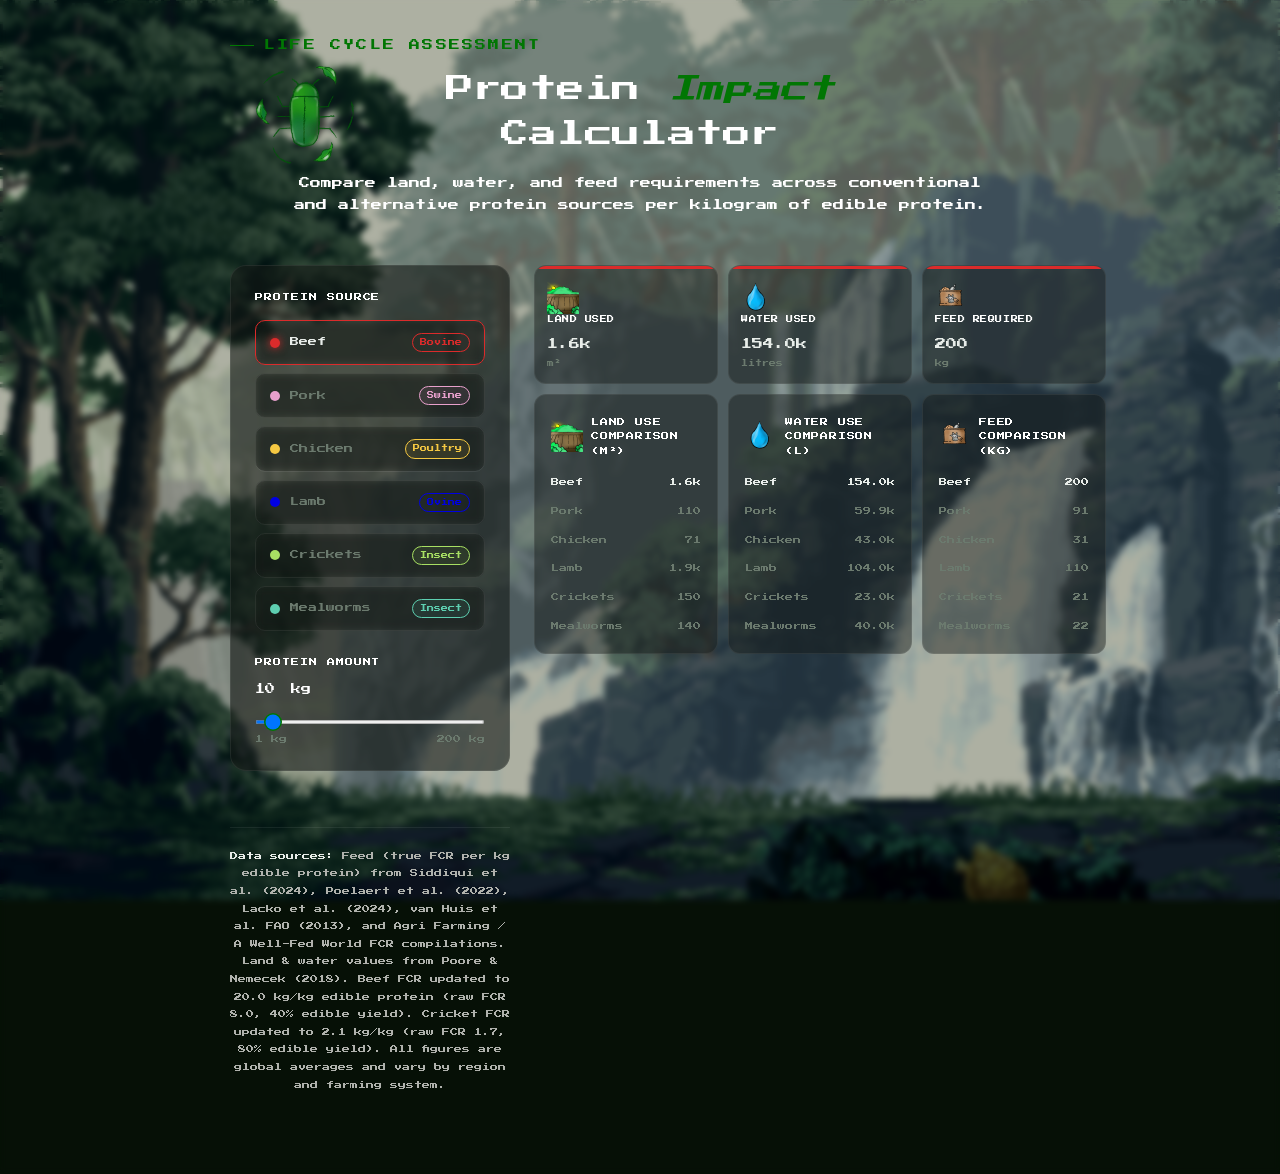
<file: index.html>
<!DOCTYPE html>
<html lang="en">
<head>
  <meta charset="UTF-8">
  <meta name="viewport" content="width=device-width, initial-scale=1.0">
  <title>Protein Comparison Tool</title>
  <link href="https://fonts.googleapis.com/css2?family=Press+Start+2P&display=swap" rel="stylesheet">
  <link rel="icon" type="image/png" href="images/favicon.ico">
  <link rel="stylesheet" href="Styles.css">
</head>
<body>
<div class="container">
  <div class="header">
    <div class="eyebrow">Life Cycle Assessment</div>
    <h1><center>Protein <em>Impact</em><br>Calculator</center></h1>
      <img src="images/logo.png" class="header-img" alt="protein icon">

    <p class="subtitle">Compare land, water, and feed requirements across conventional<br>and alternative protein sources per kilogram of edible protein.</p>
  </div>

  <div class="grid">
    <!-- Left: Controls -->
    <div>
      <div class="panel">
        <p class="panel-title">Protein Source</p>
        <div class="protein-list">
          <button class="protein-btn active" data-key="beef"
            style="--active-color:#db2b2b; --active-bg:#db2b2b(232,113,74,0.1);"
            onclick="selectProtein('beef', this)">
            <span class="dot"></span>
            Beef
            <span class="tag">Bovine</span>
          </button>
          <button class="protein-btn" data-key="pork"
            style="--active-color:#e8a0cc; --active-bg:rgba(232,160,204,0.1);"
            onclick="selectProtein('pork', this)">
            <span class="dot"></span>
            Pork
            <span class="tag">Swine</span>
          </button>
          <button class="protein-btn" data-key="chicken"
            style="--active-color:#f5c842; --active-bg:rgba(245,200,66,0.1);"
            onclick="selectProtein('chicken', this)">
            <span class="dot"></span>
            Chicken
            <span class="tag">Poultry</span>
          </button>
          <button class="protein-btn" data-key="lamb"
            style="--active-color:#0000e4; --active-bg:#0000e4(36, 5, 235, 0.1);"
            onclick="selectProtein('lamb', this)">
          <span class="dot"></span>
           Lamb
         <span class="tag">Ovine</span>
          </button>
          </button>
          <button class="protein-btn" data-key="crickets"
            style="--active-color:#a8e063; --active-bg:rgba(168,224,99,0.1);"
            onclick="selectProtein('crickets', this)">
            <span class="dot"></span>
            Crickets
            <span class="tag">Insect</span>
          </button>
          <button class="protein-btn" data-key="mealworms"
            style="--active-color:#5ecfb1; --active-bg:rgba(94,207,177,0.1);"
            onclick="selectProtein('mealworms', this)">
            <span class="dot"></span>
            Mealworms
            <span class="tag">Insect</span>
          </button>
        </div>

        <div class="slider-wrap">
          <div class="slider-header">
            <span class="slider-label">Protein Amount</span>
            <div class="slider-readout"><span id="amtVal">10</span> <span>kg</span></div>
          </div>
          <input type="range" id="amtSlider" min="1" max="200" value="10" step="1" oninput="update()">
          <div class="slider-range"><span>1 kg</span><span>200 kg</span></div>
        </div>
      </div>
    </div>

    <!-- Right: Results -->
    <div class="results-panel">
      <div class="metric-cards">
        <div class="metric-card" id="cardLand">
          <div class="metric-icon"><img src="images/land.png"  alt="land"></div>
          <div class="metric-label">Land Used</div>
          <div class="metric-value" id="valLand">—</div>
          <div class="metric-unit">m²</div>
        </div>
        <div class="metric-card" id="cardWater">
          <div class="metric-icon"><img src="images/Water.png" style="width: 32px; height: auto;"></div>
          <div class="metric-label">Water Used</div>
          <div class="metric-value" id="valWater">—</div>
          <div class="metric-unit">litres</div>
        </div>
        <div class="metric-card" id="cardFeed">
          <div class="metric-icon"><img src="images/feed.png" style="width: 32px; height: auto;"</div>
          <div class="metric-label">Feed Required</div>
          <div class="metric-value" id="valFeed">—</div>
          <div class="metric-unit">kg</div>
        </div>
      </div>

      <div class="chart-block">
        <div class="chart-title"><img src="images/land.png" style="width: 32px; height: auto;" alt="land"></span> Land use comparison (m²)</div>
        <div id="landBars"></div>
      </div>

      <div class="chart-block">
        <div class="chart-title"><span class="icon"><img src="images/Water.png" style="width: 32px; height: auto;"></span> Water use comparison (L)</div>
        <div id="waterBars"></div>
      </div>

      <div class="chart-block">
        <div class="chart-title"><span class="icon"><img src="images/feed.png" style="width: 32px; height: auto;"></span> Feed comparison (kg)</div>
        <div id="feedBars"></div>
      </div>
    </div>
  </div>

  <div class="footnote">
    <center>
    <strong>Data sources:</strong> Feed (true FCR per kg edible protein) from Siddiqui et al. (2024), Poelaert et al. (2022),
    Lacko et al. (2024), van Huis et al. FAO (2013), and Agri Farming / A Well-Fed World FCR compilations.
    Land &amp; water values from Poore &amp; Nemecek (2018). Beef FCR updated to 20.0 kg/kg edible protein
    (raw FCR 8.0, 40% edible yield). Cricket FCR updated to 2.1 kg/kg (raw FCR 1.7, 80% edible yield).
    All figures are global averages and vary by region and farming system.
    </center>
  </div>
</div>

<script src="App.js"></script>
</body>
</html>
</file>
<file: Styles.css>
*, *::before, *::after { box-sizing: border-box; margin: 0; padding: 0; }

:root {
  --bg: #061006;
  --surface: #15201b;
  --surface2: #29352f;
  --border: rgba(255,255,255,0.07);
  --border2: rgba(255,255,255,0.14);
  --text: #e8ede9;
  --muted: #6b7a6e;
  --accent: #017603;
  --accent-dim: rgba(168,224,99,0.12);
  --beef: #db2b2b;
  --chicken: #f5c842;
  --crickets: #a8e063;
  --mealworms: #5ecfb1;
  --font-display: 'Press Start 2P', monospace;
  --font-mono: 'Press Start 2P', monospace;
}

body {
  background: var(--bg);
   background-image:
    linear-gradient(rgba(0, 0, 0, 0.3), rgba(0, 0, 0, 0.3)), 
    url('images/wallpaper.png');
    backdrop-filter: blur(3px);
    background-position: center center;
    background-repeat: no-repeat; /* Prevents tiling */
    background-size: cover;       /* Scales to fill the screen */
    background-attachment: fixed; /* Keeps image fixed during scroll */
  color: var(--text);
  font-family: var(--font-mono);
  min-height: 100vh;
  display: flex;
  align-items: flex-start;
  justify-content: center;
  padding: 40px 16px 80px;
}

.container { width: 100%; max-width: 820px; }

/* Header */
.header {   margin-bottom: 48px;
  position: relative;}
 .header-img {
  position: absolute;
  top: 0;
  left: auto;
  width: 150px;       /* adjust size to taste */
  height: 150px;
  object-fit: contain;
  opacity: 0.85;
} 
@media (max-width: 640px) {
  .header-img {
    position: static;
    display: block;
    width: 50px;
    height: 50px;
    margin-bottom: 12px;
  }
}
.eyebrow {
    
  font-family: var(--font-mono);
  font-size: 11px;
  letter-spacing: 0.2em;
  text-transform: uppercase;
  color: var(--accent);
  margin-bottom: 16px;
  display: flex;
  align-items: center;
  gap: 10px;
}
.eyebrow::before {
  content: '';
  display: inline-block;
  width: 24px;
  height: 1px;
  background: var(--accent);
}
h1 {
  font-family: var(--font-display);
  font-size: clamp(16px, 3vw, 28px);
  font-weight: 400;
  line-height: 1.6;
  color:white;
  letter-spacing: -0.01em;
}
h1 em { font-style: italic; color: var(--accent); }
.subtitle {

  justify-content: center;
  text-align: center;
  margin-top: 16px;
  font-size: 11px;
  color: white;
  line-height: 2;
}

/* Layout */
.grid { display: grid; grid-template-columns: 280px 1fr; gap: 24px; align-items: start; }
@media (max-width: 640px) { .grid { grid-template-columns: 1fr; } }

/* Panel */
.panel {
  background: rgba(21, 25, 23, 0.6);  /* make bg semi-transparent */
  backdrop-filter: blur(4px);
  -webkit-backdrop-filter: blur(4px); /* Safari support */
  border: 1px solid var(--border);
  border-radius: 16px;
  padding: 24px;
}
.panel-title {
  font-size: 8px;
  letter-spacing: 0.12em;
  text-transform: uppercase;
  color: white;
  margin-bottom: 16px;
  line-height: 1.8;
}

/* Protein selector */
.protein-list { display: flex; flex-direction: column; gap: 8px; }
.protein-btn {
    backdrop-filter: blur(4px);
  -webkit-backdrop-filter: blur(4px); /* Safari support */
  display: flex;
  align-items: center;
  gap: 10px;
  padding: 12px 14px;
  border-radius: 10px;
  border: 1px solid var(--border);
  background: transparent;
  color: var(--muted);
  font-family: var(--font-mono);
  font-size: 9px;
  cursor: pointer;
  transition: all 0.2s ease;
  text-align: left;
  width: 100%;
  line-height: 1.6;
}
.protein-btn:hover { border-color: var(--border2); color: var(--text); background: var(--surface2); }
.protein-btn.active {
  border-color: var(--active-color, var(--accent));
  background: var(--active-bg, var(--accent-dim));
  color: var(--text);
}
.protein-btn .dot {
  width: 10px; height: 10px;
  border-radius: 50%;
  background: var(--active-color, var(--border2));
  flex-shrink: 0;
  transition: background 0.2s;
}
.protein-btn.active .dot { background: var(--active-color); box-shadow: 0 0 8px var(--active-color); }
.protein-btn .tag {
  margin-left: auto;
  font-size: 7px;
  padding: 3px 7px;
  border-radius: 20px;
  background: var(--active-bg, transparent);
  color: var(--active-color, var(--muted));
  border: 1px solid var(--active-color, var(--border));
  white-space: nowrap;
}

/* Slider */
.slider-wrap { margin-top: 24px; }
.slider-header {
  display: flex;
  flex-direction: column;
  gap: 8px;
  margin-bottom: 14px;
}
.slider-label { font-size: 8px; letter-spacing: 0.12em; text-transform: uppercase; color: white; line-height: 1.8; }
.slider-readout { font-size: 16px; font-weight: 500; color:white; line-height: 1; }
.slider-readout span { font-size: 10px; color:white var(--muted); }

input[type=range] {
  width: 100%;
  height: 4px;
  border-radius: 2px;
  background: var(--border2);
  outline: none;
  cursor: pointer;
}
input[type=range]::-webkit-slider-thumb {
  -webkit-appearance: none;
  width: 18px; height: 18px;
  border-radius: 50%;
  background: var(--accent);
  border: 3px solid var(--bg);
  box-shadow: 0 0 0 1px var(--accent);
  cursor: pointer;
  transition: transform 0.15s;
}
input[type=range]::-webkit-slider-thumb:hover { transform: scale(1.2); }
.slider-range {
  display: flex;
  justify-content: space-between;
  font-size: 8px;
  color: var(--muted);
  margin-top: 8px;
  line-height: 1.8;
}

/* Results */
.results-panel { display: flex; flex-direction: column; gap: 16px; }

.metric-cards { display: grid; grid-template-columns: repeat(3, 1fr); gap: 10px; }
.metric-card {

 background: rgba(21, 25, 23, 0.45);
  backdrop-filter: blur(4px);
  -webkit-backdrop-filter: blur(4px);
  border: 1px solid var(--border);
  border-radius: 12px;
  padding: 16px 12px;
  position: relative;
  overflow: hidden;
  transition: border-color 0.3s;
}
.metric-card::before {
    
  content: '';
  position: absolute;
  top: 0; left: 0; right: 0;
  height: 3px;
  background: var(--card-color, var(--border));
  transition: background 0.3s;
}
.metric-icon img,
.chart-title .icon img {
  width: 32px;
  height: 32px;
  object-fit: contain;
  vertical-align: middle;
  justify-content: center;
}
.metric-label { font-size: 7px; letter-spacing: 0.08em; text-transform: uppercase; color: white; margin-bottom: 10px; line-height: 1.8; }
.metric-value { font-family: var(--font-display); font-size: 11px; font-weight: 400; color: var(--text); line-height: 1.6; transition: color 0.3s; word-break: break-all; }
.metric-unit { font-family: var(--font-mono); font-size: 7px; color: var(--muted); margin-top: 6px; }

/* Bar charts */
.chart-block {
  background: rgba(21, 25, 23, 0.45);
  backdrop-filter: blur(4px);
  -webkit-backdrop-filter: blur(4px);
  border: 1px solid var(--border);
  border-radius: 12px;
  padding: 20px 16px;
}
.chart-title {
  font-size: 8px;
  letter-spacing: 0.1em;
  text-transform: uppercase;
  color: white;
  margin-bottom: 18px;
  display: flex;
  align-items: center;
  gap: 8px;
  line-height: 1.8;
}
.chart-title .icon { font-size: 12px; }

.bar-row { display: flex; align-items: center; gap: 10px; margin-bottom: 16px; }
.bar-row:last-child { margin-bottom: 0; }
.bar-name { font-size: 8px; color: var(--muted); width: 70px; flex-shrink: 0; transition: color 0.2s; line-height: 1.6; }
.bar-name.active { color: var(--text); }
.bar-track {
  flex: 1;
  height: 10px;
  background: var(--border);
  border-radius: 4px;
  overflow: hidden;
}
.bar-fill {
  height: 100%;
  border-radius: 4px;
  transition: width 0.5s cubic-bezier(0.4, 0, 0.2, 1), opacity 0.3s;
}
.bar-val { font-size: 8px; color: var(--muted); width: 60px; text-align: right; flex-shrink: 0; transition: color 0.2s; line-height: 1.6; }
.bar-val.active { color: var(--text); }

/* Footer note */
.footnote {
    justify-content: center;
    align-items: center;
      margin-top: 32px;
  font-size: 8px;
  color: rgb(176, 178, 173);
  line-height: 2.2;
  border-top: 1px solid var(--border);
  padding-top: 20px;
}
.footnote strong { color: var(--text); font-weight: 500; }

/* Animate in */
@keyframes fadeUp {
  from { opacity: 0; transform: translateY(16px); }
  to { opacity: 1; transform: translateY(0); }
}
.header { animation: fadeUp 0.5s ease both; }
.grid { animation: fadeUp 0.5s 0.1s ease both; }
</file>
